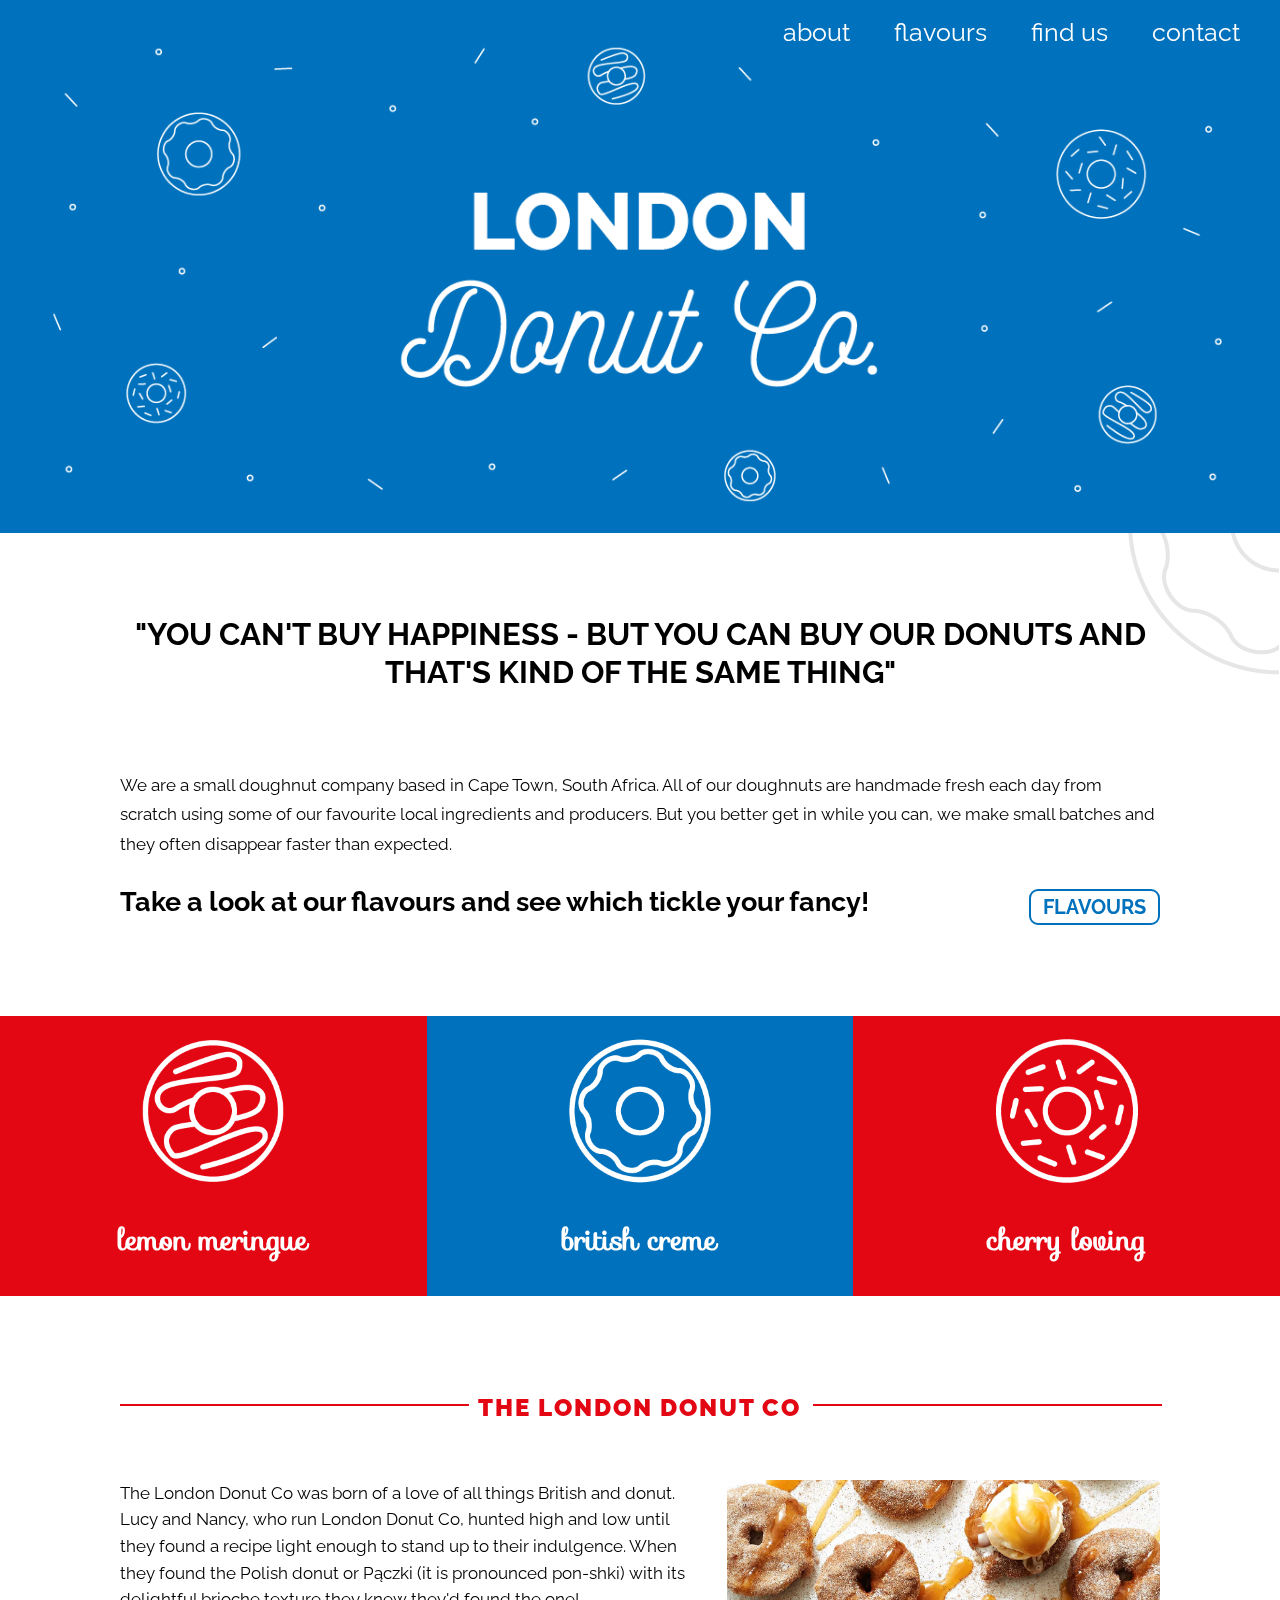
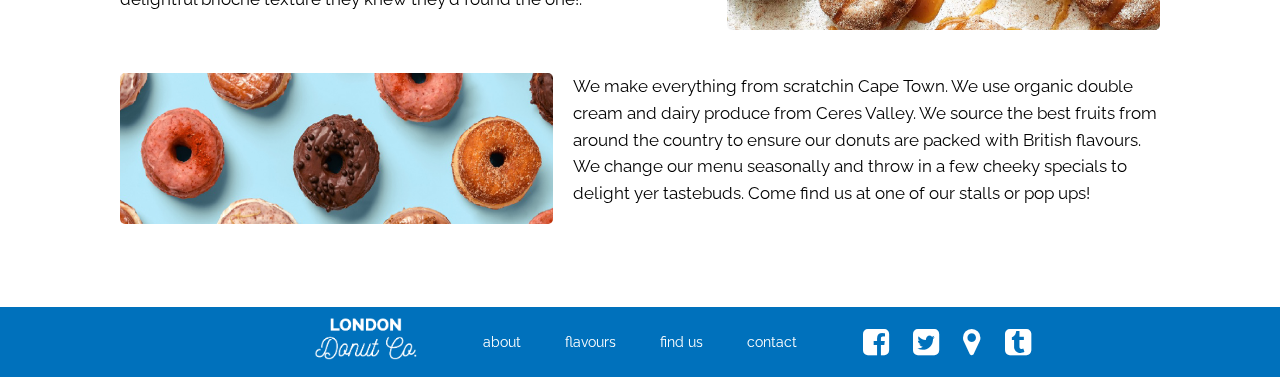
<file: index.html>
<!DOCTYPE html>
<html lang="en">
<head>
		<meta charset="utf-8">
		<meta name="viewport" content="width=device-width, initial-scale=1.0">
		<meta name="description" content="london donut company">
		<meta name="keywords" content="donut, doughnut, london, company, restaurant, food, cape town, south africa, british">
		<meta name="author" content="Leandra de Sousa">
		
	<title>London Donut Co</title>

	<link rel="stylesheet" type="text/css" href="css/styles.css">
			<!-- shiv -->

			<!--[if lt IE 9]>
			<script src="bower_components/html5shiv/dist/html5shiv.js"></script>
		<![endif]-->
	<link rel="shortcut icon" href="img/favicon.ico" type="image/x-icon">
	<link href="https://fonts.googleapis.com/css?family=Raleway:400,600,700,900|Sofia" rel="stylesheet">
	<link rel="stylesheet" href="icons/css/font-awesome.min.css">

</head>

<body>

	<img class="bgimage01" src="img/donut01.png"
	alt="donut pattern">
		<img class="bgimage02" src="img/donut02.png"
		alt="donut pattern">

<div class="container01">

<!-- nav -->
	<nav class="col-dk-12 hidden-mobile">
		<ul>
			<li><a href="index.html">about</a></li>
			<li><a href="flavours.html">flavours</a></li>
			<li><a href="findus.html">find us</a></li>
			<li><a href="contact.html">contact</a></li>
		</ul>
	</nav>

<!-- header -->
<!-- content images declared for each device -->
	<header class="hidden-mobile hidden-tablet header-blue">
		<img src="img/desktopbg_index.png"
		alt="logo">
	</header>

		<header class="hidden-desktop hidden-tablet header-blue">

			<div class="hamMenu-button" onclick="toggleMenu()"> 
				<center>
					<div class="hamMenu-icon"><i class="fa fa-bars" aria-hidden="true"></i></div>
				</center>
			</div>

				<div class="hamMenu"> 
				<ul>
					<li><a href="index.html">about</a></li>
					<li><a href="flavours.html">flavours</a></li>
					<li><a href="findus.html">find us</a></li>
					<li><a href="contact.html">contact</a></li>
				</ul>
				</div>

			<img src="img/mobilebg_index.png"
				alt="logo">
		</header>

			<header class="hidden-mobile hidden-desktop header-blue">
				<img src="img/tabletbg_index.png"
				alt="logo">
			</header>

<!-- intro -->
	<article class="col-dk-12 col-md-12 col-sm-12 banner01">
		<h1>"you can't buy happiness - but you can buy our donuts and that's kind of the same thing"</h1>
	</article>

	<div class="col-dk-12 intro01">
		<p>We are a small doughnut company based in Cape Town, South Africa. All of our doughnuts are handmade fresh each day from scratch using some of our favourite local ingredients and producers. But you better get in while you can, we make small batches and they often disappear faster than expected.</p>
			<div class="intro01-calltoaction">
				<h2>Take a look at our flavours and see which tickle your fancy!</h2>
				<a href="flavours.html">flavours</a>
			</div>
	</div>

<!-- content -->
	<div class="clearfix"></div>
	<main class="indexdonutad">
		<article class="col-dk-4 col-md-4 col-sm-12 index-ad01 tall-280">
			<img src="img/donutone.png">
			<h1>lemon meringue</h1>
		</article>

		<article class="col-dk-4 col-md-4 col-sm-12 index-ad02 tall-280">
			<img src="img/donuttwo.png">
			<h1>british creme</h1>
		</article>

		<article class="col-dk-4 col-md-4 col-sm-12 index-ad03 tall-280">
			<img src="img/donutthree.png">
			<h1>cherry loving</h1>
		</article>
	</main>


	<article class="index-story">

		<div class="col-dk-4 col-md-3 col-sm-12 hidden-mobile"><hr></div>
		<div class="col-dk-4 col-md-6 col-sm-12"><h3>the london donut co</h3></div>
		<div class="col-dk-4 col-md-3 col-sm-12 hidden-mobile"><hr></div>

		<div class="col-dk-12 col-md-12 col-sm-12 hidden-mobile gap01"></div>

		<div class="col-dk-7 col-md-12 col-sm-12 padding-r padding-po"><p>The London Donut Co was born of a love of all things British and donut. Lucy and Nancy, who run London Donut Co, hunted high and low until they found a recipe light enough to stand up to their indulgence. When they found the Polish donut or Pączki (it is pronounced pon-shki) with its delightful brioche texture they knew they'd found the one!.</p></div>

		<div class="col-dk-5 col-md-12 col-sm-12"><img src="img/image01.jpg"></div>
		<div class="col-dk-12 col-md-12 col-sm-12 gap01"></div>
		<div class="col-dk-5 col-md-12 col-sm-12"><img src="img/image02.jpg"></div>

		<div class="col-dk-7 col-md-12 col-sm-12 padding-l padding-ex"><p>We make everything from scratchin Cape Town. We use organic double cream and dairy produce from Ceres Valley. We source the best fruits from around the country to ensure our donuts are packed with British flavours. We change our menu seasonally and throw in a few cheeky specials to delight yer tastebuds. Come find us at one of our stalls or pop ups!</p></div>
		<div class="col-dk-12 col-md-12 col-sm-12 gap02"></div>

	</article>

	<div class="clearfix"></div>
<!-- footer -->
	<footer class="col-dk-12 col-md-12 col-sm-12 flex-index">
		<div class="col-dk-4 col-md-6 hidden-mobile hidden-tablet footer01">
		<img src="img/logo02.png"
		alt="logo">
		</div>

		<div class="col-dk-4 col-md-6 col-sm-12 footer02"><ul>
			<li><a href="index.html">about</a></li>
			<li><a href="flavours.html">flavours</a></li>
			<li><a href="findus.html">find us</a></li>
			<li><a href="contact.html">contact</a></li>
		</ul></div>

		<div class="col-dk-4 col-md-4 hidden-mobile hidden-tablet footer03">
			<a href="index.html"><i class="fa fa-facebook-square" aria-hidden="true"></i></a>
			<a href="index.html"><i class="fa fa-twitter-square" aria-hidden="true"></i></a>
			<a href="index.html"><i class="fa fa-map-marker" aria-hidden="true"></i></a>
			<a href="index.html"><i class="fa fa-tumblr-square" aria-hidden="true"></i></a>
		</div>
	</footer>



</div>	

</body>

<script>
    var toggleState = true;
    var menuThg = document.getElementsByClassName("hamMenu")[0];
    
    function toggleMenu () {
        
        if (toggleState == true) {
            Expand();
            
            
        }else if (toggleState ==false) {
            Close();
    
        }
    }
    
    function Close () {
        menuThg.style.width = "0";
        menuThg.style.height = "0";
        toggleState = true;
    }
    
    function Expand () {
        menuThg.style.width = "100%";
        menuThg.style.height = "35vh";
        toggleState = false;
    }
    
</script>

</html>
</file>
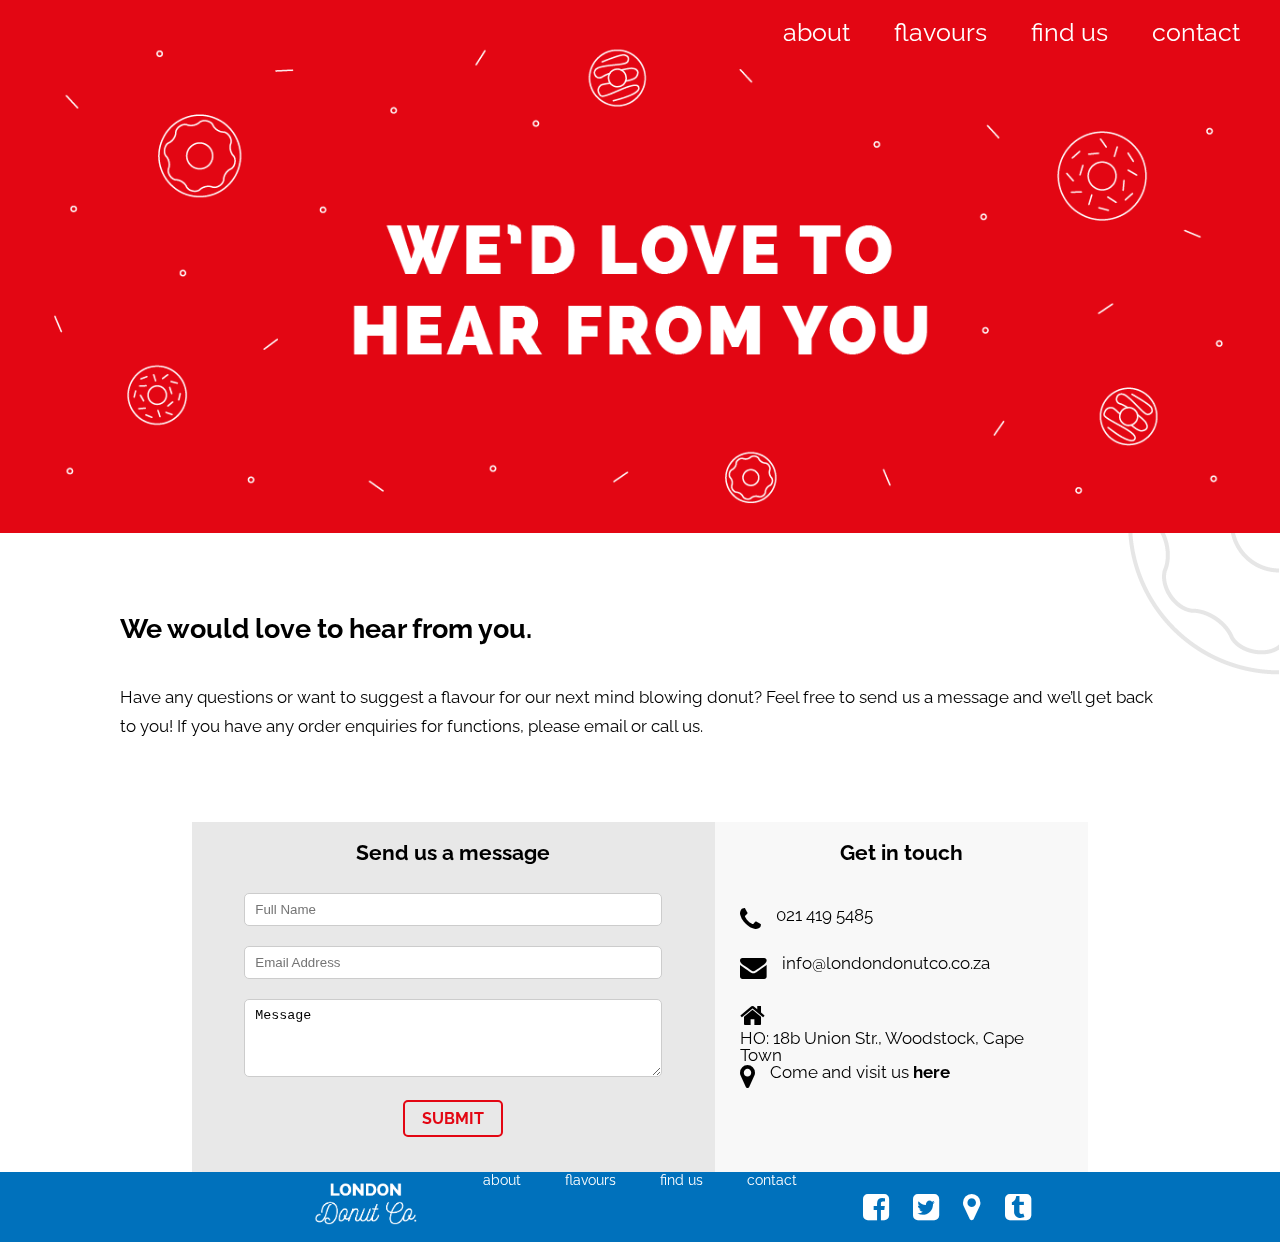
<file: contact.html>
<!DOCTYPE html>
<html lang="en">
<head>
		<meta charset="utf-8">
		<meta name="viewport" content="width=device-width, initial-scale=1.0">
		<meta name="description" content="london donut company">
		<meta name="keywords" content="donut, doughnut, london, company, restaurant, food, cape town, south africa, british">
		<meta name="author" content="Leandra de Sousa">
		
	<title>Contact</title>

	<link rel="stylesheet" type="text/css" href="css/styles.css">
			<!-- shiv -->

			<!--[if lt IE 9]>
			<script src="bower_components/html5shiv/dist/html5shiv.js"></script>
		<![endif]-->
	<link rel="shortcut icon" href="img/favicon.ico" type="image/x-icon">
	<link href="https://fonts.googleapis.com/css?family=Raleway:400,600,700,900|Sofia" rel="stylesheet">
	<link rel="stylesheet" href="icons/css/font-awesome.min.css">
</head>

<body>
	<img class="bgimage01" src="img/donut01.png"
	alt="donut pattern">
		<img class="bgimage02" src="img/donut02.png"
		alt="donut pattern">

<div class="container01">
<!-- nav -->
	<nav class="col-dk-12 hidden-mobile alt-red">
		<ul>
			<li><a href="index.html">about</a></li>
			<li><a href="flavours.html">flavours</a></li>
			<li><a href="findus.html">find us</a></li>
			<li><a href="contact.html">contact</a></li>
		</ul>
	</nav>

<!-- header -->
<!-- content images declared for each device -->
	<header class="hidden-mobile hidden-tablet header-red">
		<img src="img/desktopbg_contact.png"
		alt="logo">
	</header>

		<header class="hidden-desktop hidden-tablet header-red">

			<div class="hamMenu-button red-b" onclick="toggleMenu()"> 
				<center>
				<div class="hamMenu-icon red-i"><i class="fa fa-bars" aria-hidden="true"></i></div>
				</center>
			</div>

				<div class="hamMenu red-m"> 
				<ul>
					<li><a href="index.html">about</a></li>
					<li><a href="flavours.html">flavours</a></li>
					<li><a href="findus.html">find us</a></li>
					<li><a href="contact.html">contact</a></li>
				</ul>
				</div>

			<img src="img/mobilebg_contact.png"
				alt="logo">
		</header>

			<header class="hidden-mobile hidden-desktop header-red">
				<img src="img/tabletbg_contact.png"
				alt="logo">
			</header>

<!-- intro -->
	<div class="col-dk-12 intro03">
		<h2>We would love to hear from you.</h2>
		<p>Have any questions or want to suggest a flavour for our next mind blowing donut? Feel free to send us a message and we’ll get back to you! If you have any order enquiries for functions, please email or call us.</p>
	</div>
	
<!-- content -->
	
	<main class="contact-main">
	<section class="col-dkl-7 col-dk-7 col-md-12 col-sm-12 message">
		<h1>Send us a message</h1>
		<form action="contact.php">
			<input type="text" name="firstname" placeholder="Full Name">
			<br>
			<input type="text" name="lastname" placeholder="Email Address">
			<br>
			<textarea name="message" rows="4" cols="30">Message</textarea>
			<br>
			<input type="submit">
		</form> 
	</section>
	<section class="col-dkl-5 col-dk-5 col-md-12 col-sm-12 details">
		<h1>Get in touch</h1> 
			<div class="deets">
			<i class="fa fa-phone" aria-hidden="true"></i>
			<p>021 419 5485</p>
			</div>
			<div class="deets">
			<i class="fa fa-envelope" aria-hidden="true"></i>
			<p>info@londondonutco.co.za</p>
			</div>
			<div class="deets">
			<i class="fa fa-home" aria-hidden="true"></i>
			<p>HO: 18b Union Str., Woodstock, Cape Town</p>
			</div>
			<div class="deets">
			<i class="fa fa-map-marker" aria-hidden="true"></i>
			<p>Come and visit us <a href="findus.html">here</a></p>
			</div>
	</section>
	</main>
	

<!-- footer -->
	<footer class="col-dk-12 col-md-12 col-sm-12 flex-index01 ">
		<div class="col-dk-4 col-md-6 hidden-mobile hidden-tablet footer01">
		<img src="img/logo02.png"
		alt="logo">
		</div>

		<div class="col-dk-4 col-md-6 col-sm-12 footer02"><ul>
			<li><a href="index.html">about</a></li>
			<li><a href="flavours.html">flavours</a></li>
			<li><a href="findus.html">find us</a></li>
			<li><a href="contact.html">contact</a></li>
		</ul></div>

		<div class="col-dk-4 col-md-4 hidden-mobile hidden-tablet footer03">
			<a href="index.html"><i class="fa fa-facebook-square" aria-hidden="true"></i></a>
			<a href="index.html"><i class="fa fa-twitter-square" aria-hidden="true"></i></a>
			<a href="index.html"><i class="fa fa-map-marker" aria-hidden="true"></i></a>
			<a href="index.html"><i class="fa fa-tumblr-square" aria-hidden="true"></i></a>
		</div>
	</footer>



</div>
</body>

<script>
    var toggleState = true;
    var menuThg = document.getElementsByClassName("hamMenu")[0];
    
    function toggleMenu () {
        
        if (toggleState == true) {
            Expand();
            
            
        }else if (toggleState ==false) {
            Close();
    
        }
    }
    
    function Close () {
        menuThg.style.width = "0";
        menuThg.style.height = "0";
        toggleState = true;
    }
    
    function Expand () {
        menuThg.style.width = "100%";
        menuThg.style.height = "35vh";
  

        toggleState = false;
    }
    
</script>

</html>
</file>
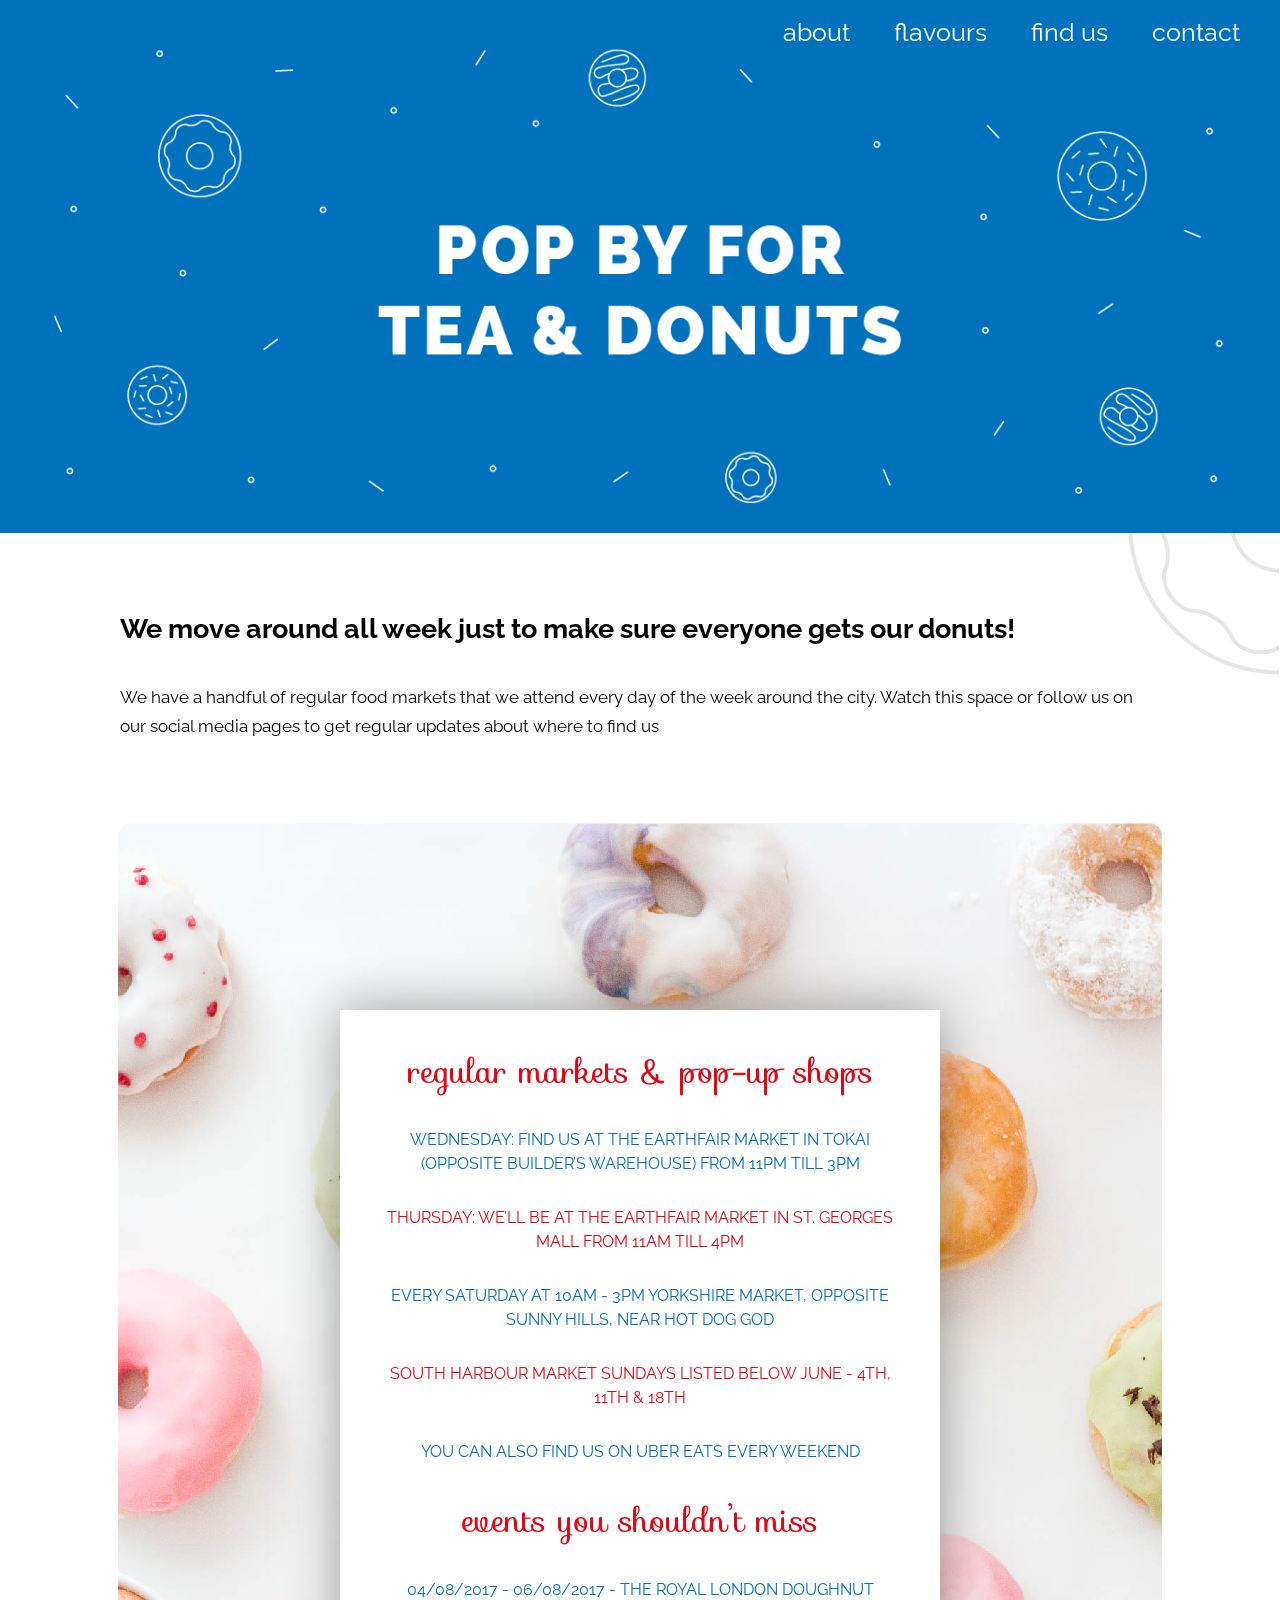
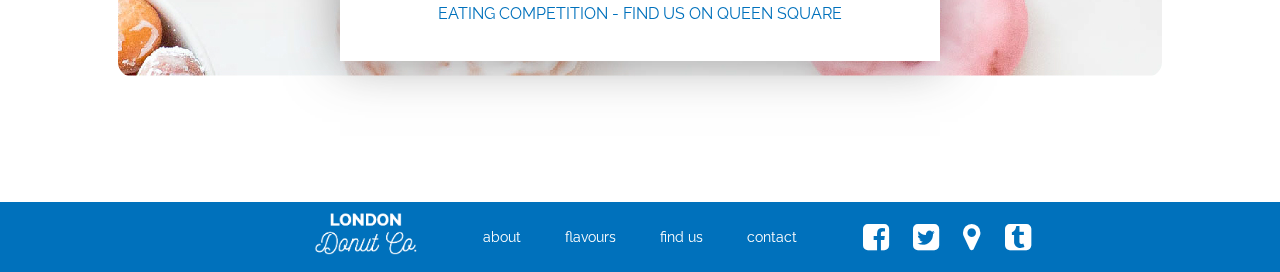
<file: findus.html>
<!DOCTYPE html>
<html lang="en">
<head>
		<meta charset="utf-8">
		<meta name="viewport" content="width=device-width, initial-scale=1.0">
		<meta name="description" content="london donut company">
		<meta name="keywords" content="donut, doughnut, london, company, restaurant, food, cape town, south africa, british">
		<meta name="author" content="Leandra de Sousa">
		
	<title>Find Us</title>

	<link rel="stylesheet" type="text/css" href="css/styles.css">
			<!-- shiv -->

			<!--[if lt IE 9]>
			<script src="bower_components/html5shiv/dist/html5shiv.js"></script>
		<![endif]-->
	<link rel="shortcut icon" href="img/favicon.ico" type="image/x-icon">
	<link href="https://fonts.googleapis.com/css?family=Raleway:400,600,700,900|Sofia" rel="stylesheet">
	<link rel="stylesheet" href="icons/css/font-awesome.min.css">
</head>
<body>
	<img class="bgimage01" src="img/donut01.png"
	alt="donut pattern">
		<img class="bgimage02" src="img/donut02.png"
		alt="donut pattern">

<div class="container01">
<!-- nav -->
	<nav class="col-dk-12 hidden-mobile">
		<ul>
			<li><a href="index.html">about</a></li>
			<li><a href="flavours.html">flavours</a></li>
			<li><a href="findus.html">find us</a></li>
			<li><a href="contact.html">contact</a></li>
		</ul>
	</nav>

<!-- header -->
<!-- content images declared for each device -->
	<header class="hidden-mobile hidden-tablet header-blue">
		<img src="img/desktopbg_findus.png"
		alt="logo">
	</header>

		<header class="hidden-desktop hidden-tablet header-blue">

			<div class="hamMenu-button" onclick="toggleMenu()"> 
				<center>
				<div class="hamMenu-icon"><i class="fa fa-bars" aria-hidden="true"></i></div>
				</center>
			</div>

				<div class="hamMenu"> 
				<ul>
					<li><a href="index.html">about</a></li>
					<li><a href="flavours.html">flavours</a></li>
					<li><a href="findus.html">find us</a></li>
					<li><a href="contact.html">contact</a></li>
				</ul>
				</div>

			<img src="img/mobilebg_findus.png"
				alt="logo">
		</header>

			<header class="hidden-mobile hidden-desktop header-blue">
				<img src="img/tabletbg_findus.png"
				alt="logo">
			</header>

<!-- intro -->
	<div class="col-dk-12 intro03">
		<h2>We move around all week just to make sure everyone gets our donuts!</h2>
		<p>We have a handful of regular food markets that we attend every day of the week around the city. Watch this space or follow us on our social media pages to get regular updates about where to find us</p>
	</div>

	<article class="col-dk-12 col-md-12 col-sm-12 findus-bg">
		<img class="center-align" src="img/desktop-findus.jpg" alt="donuts on display">
	</article>

	<section class="article-bg">
		<div class="finduslist">
			<h3>regular markets &amp; pop-up shops</h3>
				<h4>WEDNESDAY: FIND US AT THE EARTHFAIR MARKET IN TOKAI (OPPOSITE BUILDER’S WAREHOUSE) FROM 11PM TILL 3PM</h4>
				<h4>THURSDAY: WE’LL BE AT THE EARTHFAIR MARKET IN ST. GEORGES MALL FROM 11AM TILL 4PM</h4>
				<h4>EVERY SATURDAY AT 10AM - 3PM YORKSHIRE MARKET, OPPOSITE SUNNY HILLS, NEAR HOT DOG GOD</h4>
				<h4>SOUTH HARBOUR MARKET SUNDAYS LISTED BELOW JUNE - 4TH, 11TH &amp; 18TH</h4>
				<h4>YOU CAN ALSO FIND US ON UBER EATS EVERY WEEKEND</h4>
			<h3>events you shouldn’t miss</h3>
				<h4>04/08/2017 - 06/08/2017 - THE ROYAL LONDON DOUGHNUT EATING COMPETITION - FIND US ON QUEEN SQUARE</h4>
		</div>
	</section>

	

	
	
<!-- content -->


<!-- footer -->
	<footer class="col-dk-12 col-md-12 col-sm-12 flex-index">
		<div class="col-dk-4 col-md-6 hidden-mobile hidden-tablet footer01">
		<img src="img/logo02.png"
		alt="logo">
		</div>

		<div class="col-dk-4 col-md-6 col-sm-12 footer02"><ul>
			<li><a href="index.html">about</a></li>
			<li><a href="flavours.html">flavours</a></li>
			<li><a href="findus.html">find us</a></li>
			<li><a href="contact.html">contact</a></li>
		</ul></div>

		<div class="col-dk-4 col-md-4 hidden-mobile hidden-tablet footer03">
			<a href="index.html"><i class="fa fa-facebook-square" aria-hidden="true"></i></a>
			<a href="index.html"><i class="fa fa-twitter-square" aria-hidden="true"></i></a>
			<a href="index.html"><i class="fa fa-map-marker" aria-hidden="true"></i></a>
			<a href="index.html"><i class="fa fa-tumblr-square" aria-hidden="true"></i></a>
		</div>
	</footer>



</div>
</body>

<script>
    var toggleState = true;
    var menuThg = document.getElementsByClassName("hamMenu")[0];
    
    function toggleMenu () {
        
        if (toggleState == true) {
            Expand();
            
            
        }else if (toggleState ==false) {
            Close();
    
        }
    }
    
    function Close () {
        menuThg.style.width = "0";
        menuThg.style.height = "0";
        toggleState = true;
    }
    
    function Expand () {
        menuThg.style.width = "100%";
        menuThg.style.height = "35vh";
  

        toggleState = false;
    }
    
</script>

</html>
</file>
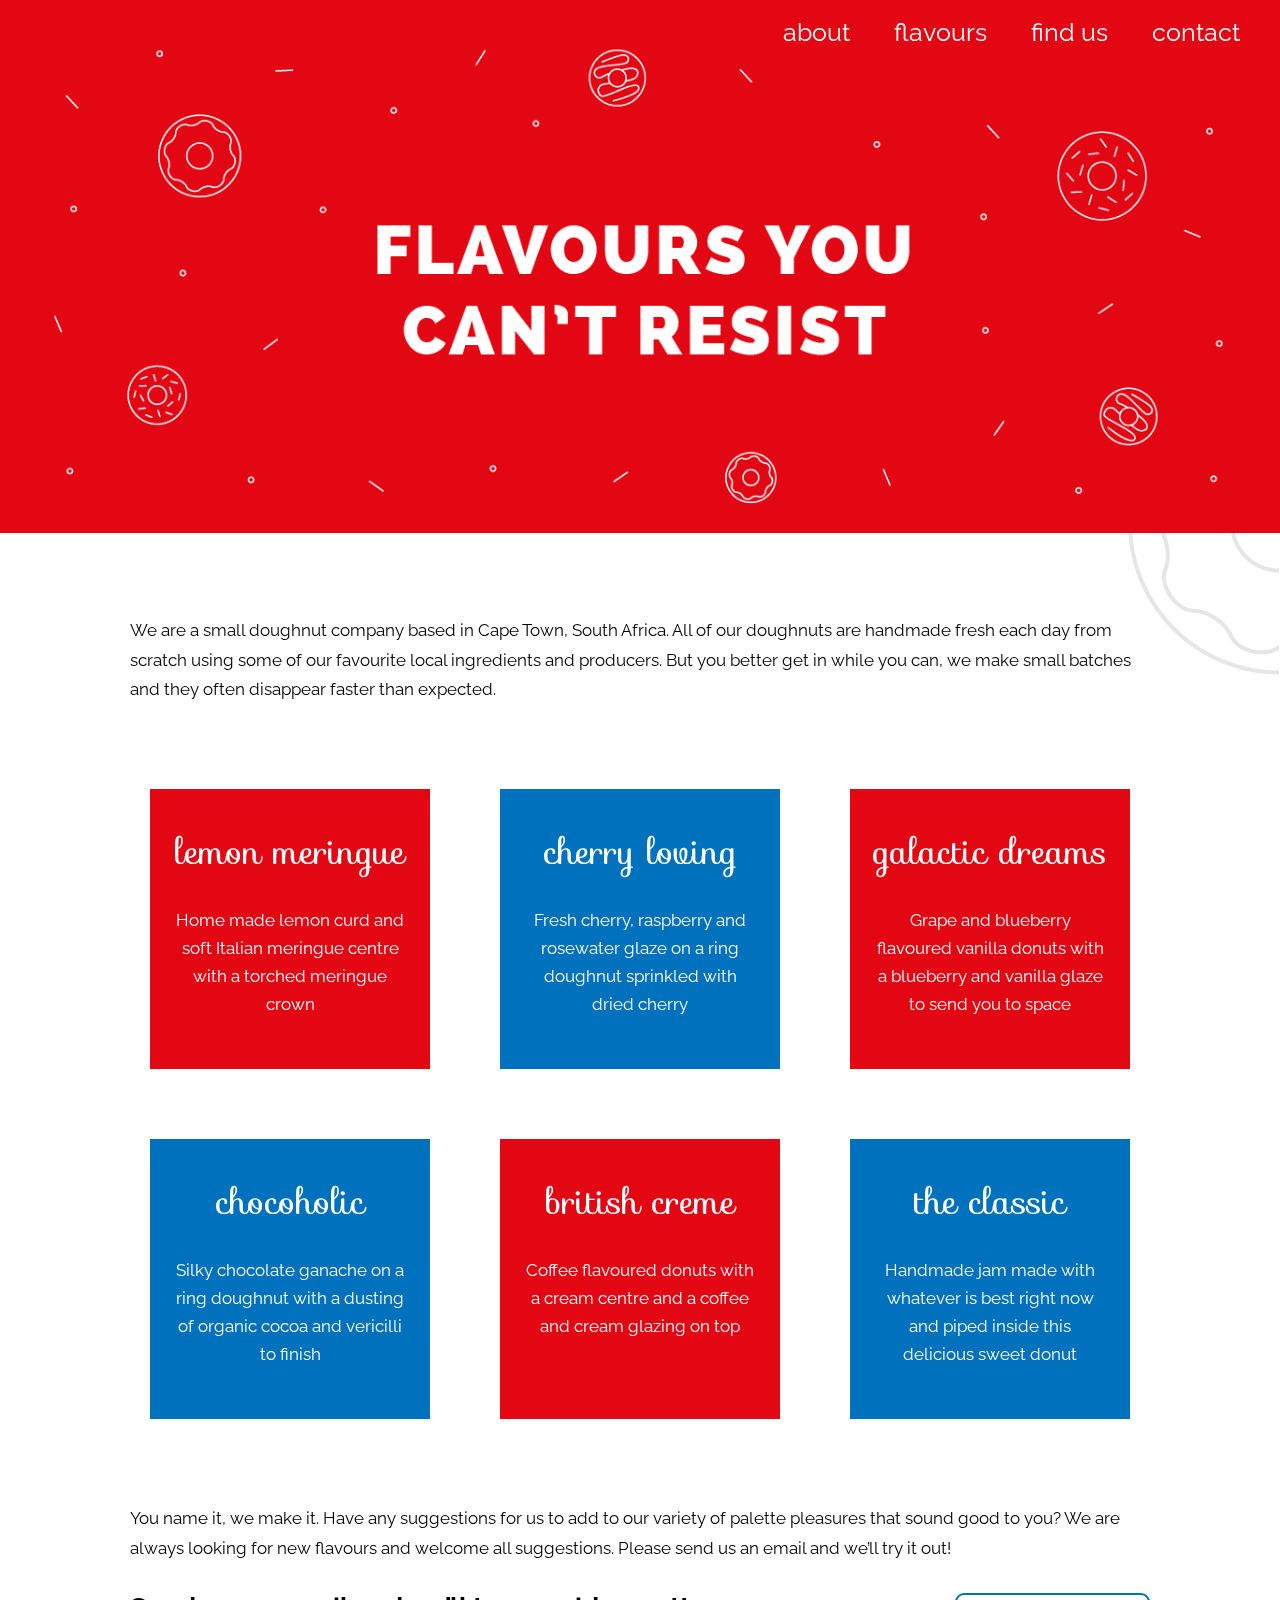
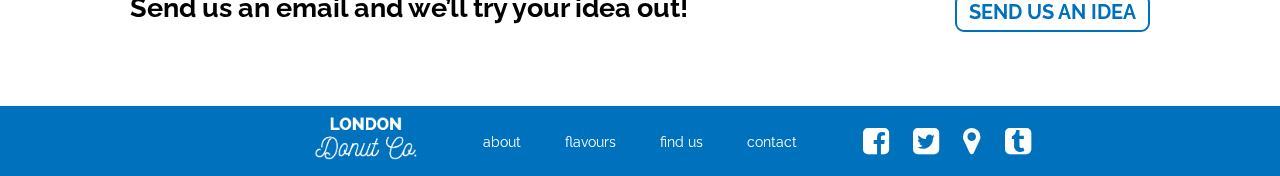
<file: flavours.html>
<!DOCTYPE html>
<html lang="en">
<head>
		<meta charset="utf-8">
		<meta name="viewport" content="width=device-width, initial-scale=1.0">
		<meta name="description" content="london donut company">
		<meta name="keywords" content="donut, doughnut, london, company, restaurant, food, cape town, south africa, british">
		<meta name="author" content="Leandra de Sousa">
		
	<title>Flavours</title>

	<link rel="stylesheet" type="text/css" href="css/styles.css">
			<!-- shiv -->

			<!--[if lt IE 9]>
			<script src="bower_components/html5shiv/dist/html5shiv.js"></script>
		<![endif]-->
	<link rel="shortcut icon" href="img/favicon.ico" type="image/x-icon">
	<link href="https://fonts.googleapis.com/css?family=Raleway:400,600,700,900|Sofia" rel="stylesheet">
	<link rel="stylesheet" href="icons/css/font-awesome.min.css">
</head>

<body>
	<img class="bgimage01" src="img/donut01.png"
	alt="donut pattern">
		<img class="bgimage02" src="img/donut02.png"
		alt="donut pattern">

<div class="container01">
<!-- nav -->
	<nav class="col-dk-12 hidden-mobile alt-red">
		<ul>
			<li><a href="index.html">about</a></li>
			<li><a href="flavours.html">flavours</a></li>
			<li><a href="findus.html">find us</a></li>
			<li><a href="contact.html">contact</a></li>
		</ul>
	</nav>

<!-- header -->
<!-- content images declared for each device -->
	<header class="hidden-mobile hidden-tablet header-red">
		<img src="img/desktopbg_flavours.png"
		alt="logo">
	</header>

		<header class="hidden-desktop hidden-tablet header-red">

			<div class="hamMenu-button red-b" onclick="toggleMenu()"> 
				<center>
				<div class="hamMenu-icon red-i"><i class="fa fa-bars" aria-hidden="true"></i></div>
				</center>
			</div>

				<div class="hamMenu red-m"> 
				<ul>
					<li><a href="index.html">about</a></li>
					<li><a href="flavours.html">flavours</a></li>
					<li><a href="findus.html">find us</a></li>
					<li><a href="contact.html">contact</a></li>
				</ul>
				</div>

			<img src="img/mobilebg_flavours.png"
				alt="logo">
		</header>

			<header class="hidden-mobile hidden-desktop header-red">
				<img src="img/tabletbg_flavour.png"
				alt="logo">
			</header>

<!-- intro -->
	<div class="col-dk-12 intro02">
		<h1>We are a small doughnut company based in Cape Town, South Africa. All of our doughnuts are handmade fresh each day from scratch using some of our favourite local ingredients and producers. But you better get in while you can, we make small batches and they often disappear faster than expected.</h1>
		</div>
	

<!-- content -->
	<div class="clearfix"></div>
	<main class="menu">
		<div class="menu-red">
			<h1>lemon meringue</h1>
			<p>Home made lemon curd and soft Italian meringue centre with a torched meringue crown</p>
		</div>

		<div class="menu-blue">
			<h1>cherry loving</h1>
			<p>Fresh cherry, raspberry and rosewater glaze on a ring doughnut sprinkled with dried cherry</p>
		</div>

		<div class="menu-red">
			<h1>galactic dreams</h1>
			<p>Grape and blueberry flavoured vanilla donuts with a blueberry and vanilla glaze to send you to space</p>
		</div>

		<div class="menu-blue">
			<h1>chocoholic</h1>
			<p>Silky chocolate ganache on a ring doughnut with a dusting of organic cocoa and vericilli to finish</p>
		</div>

		<div class="menu-red">
			<h1>british creme</h1>
			<p>Coffee flavoured donuts with a cream centre and a coffee and cream glazing on top</p>
		</div>

		<div class="menu-blue">
			<h1>the classic</h1>
			<p>Handmade jam made with whatever is best right now and piped inside this delicious sweet donut</p>
		</div>
		<div class="clearfix"></div>
	</main>

	<article class="col-dk-12 suggestions">
		<p>You name it, we make it. Have any suggestions for us to add to our variety of palette pleasures that sound good to you? We are always looking for new flavours and welcome all suggestions. Please send us an email and we’ll try it out!</p>
		<div class="email-us">
				<h2>Send us an email and we’ll try your idea out!</h2>
				<a href="contact.html">send us an idea</a>
			</div>
	</article>

	<div class="clearfix"></div>

<!-- footer -->
	<footer class="col-dk-12 col-md-12 col-sm-12 flex-index">
		<div class="col-dk-4 col-md-6 hidden-mobile hidden-tablet footer01">
		<img src="img/logo02.png"
		alt="logo">
		</div>

		<div class="col-dk-4 col-md-6 col-sm-12 footer02"><ul>
			<li><a href="index.html">about</a></li>
			<li><a href="flavours.html">flavours</a></li>
			<li><a href="findus.html">find us</a></li>
			<li><a href="contact.html">contact</a></li>
		</ul></div>

		<div class="col-dk-4 col-md-4 hidden-mobile hidden-tablet footer03">
			<a href="index.html"><i class="fa fa-facebook-square" aria-hidden="true"></i></a>
			<a href="index.html"><i class="fa fa-twitter-square" aria-hidden="true"></i></a>
			<a href="index.html"><i class="fa fa-map-marker" aria-hidden="true"></i></a>
			<a href="index.html"><i class="fa fa-tumblr-square" aria-hidden="true"></i></a>
		</div>
	</footer>



</div>
</body>

<script>
    var toggleState = true;
    var menuThg = document.getElementsByClassName("hamMenu")[0];
    
    function toggleMenu () {
        
        if (toggleState == true) {
            Expand();
            
            
        }else if (toggleState ==false) {
            Close();
    
        }
    }
    
    function Close () {
        menuThg.style.width = "0";
        menuThg.style.height = "0";
        toggleState = true;
    }
    
    function Expand () {
        menuThg.style.width = "100%";
        menuThg.style.height = "35vh";
  

        toggleState = false;
    }
    
</script>

</html>
</file>
<file: css/styles.css>
/* http://meyerweb.com/eric/tools/css/reset/ 
   v2.0 | 20110126
   License: none (public domain)
*/

html, body, div, span, applet, object, iframe,
h1, h2, h3, h4, h5, h6, blockquote, pre,
a, abbr, acronym, address, p, big, cite, code,
del, dfn, em, img, ins, kbd, q, s, samp,
small, strike, strong, sub, sup, tt, var,
b, u, i,
dl, dt, dd, ol, ul, li,
fieldset, form, label, legend,
table, caption, tbody, tfoot, thead, tr, th, td,
article, aside, canvas, details, embed, 
figure, figcaption, footer, header, hgroup, 
menu, nav, output, ruby, section, summary,
time, mark, audio, video {
	margin: 0;
	padding: 0;
	border: 0;
	font: inherit;
	vertical-align: baseline;
}
/* HTML5 display-role reset for older browsers */
article, aside, details, figcaption, figure, 
footer, header, hgroup, menu, nav, section {
	display: block;
}
body {
	line-height: 1;
}
ol, ul {
	list-style: none;
}
blockquote, q {
	quotes: none;
}
blockquote:before, blockquote:after,
q:before, q:after {
	content: '';
	content: none;
}
table {
	border-collapse: collapse;
	border-spacing: 0;
}


/* end of Reset */



/* my code starts here */


body {
	width: 100%;
	margin: 0;
	position: relative;
}

.bgimage01 {
	z-index: 1;
	position: fixed;
	top: 60px;
	left: 0px;
}

.bgimage02 {
	z-index: 2;
	position: fixed;
	top: 300px;
	right: 0;
}

.container01 {
	z-index: 20;
	max-width: 100%;
	position: relative;
	overflow: hidden;
	margin: 0;
	font-family: 'Raleway', helvetica, arial, sans-serif; 
}

/* ----- nav for mobile -----*/
	.hamMenu {
		overflow: hidden;
		position: absolute;
		right:0;
		background-color: #F8F8F8;
		height: 0;
		width: 0;
		float: right;
		transition: all 0.5s ease;
	}


	.hamMenu ul li {
		display: block;
		width: 100%;
		height: 25px;
		text-align: center;
	}

		.hamMenu li a {
			font-family: 'Raleway', helvetica, arial, sans-serif;
			font-size: 20pt; 
			color: #0071bc;
			line-height: 30pt;
			text-decoration: none;
			border: none;
			text-transform: none;
		}

		.hamMenu li {
			line-height: 30pt;
			padding: 10px 0px;
		}

		.hamMenu ul {
			padding: 16px 0;
		}

	.hamMenu-icon {
		float: right;
		color: #0071bc;
		padding: 20px 20px 0 0;
		font-size: 25pt;
		height: 30px;
		width: 30px;
		margin: 0 auto;
	}

	.hamMenu-button {
		background-color: #F8F8F8;
		position: absolute;
		right: 0vw;
		width: 75px;
		height: 75px;
		z-index: 1000000;
	}

	.red-i {
		color: #e30613;
	}

	.red-m li a {
		color: #e30613;
	}


/* ----- nav for desktop and tablet -----*/
nav {
	position: absolute;
	top: 0px;
	left: 0px;
}

	nav ul {
		list-style-type: none;
		margin: 0;
		padding: 0;
		overflow: hidden;
		float: right;
		padding: 20px;
	}

		nav li {
			display: inline;
			padding: 20px;
		}

		nav li a {
			text-decoration: none;
			color: white;
			text-align: right;
			font-size: 25px;
			transition: all 0.2s ease-in;
		}

			nav li a:active {
				font-weight: 700;
				text-decoration: underline;
			}

			nav li a:hover {
				color: #e30613;
				transition: all 0.4s ease-out;
			}

.alt-red li a:hover {
				color: #0071bc;
				transition: all 0.4s ease-out;
			}

/* ----- headers ----- */
.header-blue {
	width: 100%;
	margin: 0;
}

	.header-blue img {
		width: 100%;
		background-color: #0071bc;
	}

.header-red {
	width: 100%;
	margin: 0;
}

	.header-red img {
		width: 100%;
		background-color: #e30613;
	}

/* ----- footer ----- */
footer {
	width: 100%;
	height: 70px;
	background-color: #0071bc;
	padding: 80px 0 0 0;
}

footer img {
	width: 24%;
	padding: 10px;
	float: right;
}

footer ul {
	text-decoration: none;
	display: inline;
	list-style-type: none;
	margin: 0;
	overflow: hidden;
	padding: 10px;
}

footer li {
	display: inline;
	padding: 20px;
	font-family: 'Raleway', helvetica, arial, sans-serif;
}

footer li a {
	text-decoration: none;
	color: white;
	font-size: 14px;
}

footer li a:hover {
	color: #e30613;
	transition: all 0.4s ease-out;
}
	.footer01 {
		align-self: right;
		width: 33.33%;
	}

	.footer02 {
		float: none;
		margin: 0 auto;
		text-align: center;
		align-self: center;
		width: 33.33%;
	}

	.footer03 {
		align-self: left;
		width: 33.33%;
	}

.footer03 i {
	font-size: 23pt;
	color: white;
	padding: 20px 10px;
	display: inline-block;
}



/* ---------- index ---------- */
/* ----- intro index ----- */
.banner01 h1 {
	font-size: 23pt;
	font-weight: 900;
	text-align: center;
	padding: 80px 130px;
	text-transform: uppercase;
	font-weight: 700;
	line-height: 28pt;
	}

.intro01 p {
	text-align: left;
	font-size: 13pt;
	line-height: 22pt;
}

.intro01-calltoaction {
	padding: 30px 0 80px 0;
}

	.intro01-calltoaction h2 {
		text-align: left;
		font-size: 20pt;
		font-weight: 700;
		display: inline;
		padding: 15px 0;
	}

	.intro01-calltoaction a {
		display: inline;
		float: right;
		background-color: transparent;
	    border: none;
	    color: #0071bc;
	    text-transform: uppercase;
	    padding: 6px 12px;
	    text-align: center;
	    text-decoration: none;
	    font-size: 20px;
	    border: 2px solid #0071bc;
	    border-radius: 9px;
	    font-family: 'Raleway', helvetica, arial, sans-serif; 
	  	font-weight: 700;
	  	transition: all 0.5s ease-out;
	}

		.intro01-calltoaction a:hover {
			color: #e30613;
			border: 2px solid #e30613;
			border-radius: 0px;
			transition: all 0.5s ease-in;
		}

.intro01.col-dk-12 {
	padding: 0px 120px 20px 120px;
}


/* ----- content index ----- */
.clearfix {
	clear: both;
}

.indexdonutad {
	display: flex;
	flex-direction: row;
	flex-wrap: wrap;
	justify-content: space-around;
	align-self: center;
}

	.indexdonutad img {
	 	width: 150px;
	 	height: 150px;
	 	align-self: center;
	 	padding: 20px;
	 	display: block;
	 	margin: 0 auto;
	}

	.indexdonutad h1 {
			font-size: 17pt;
			font-weight: 700;
			text-align: center;
			font-family: 'Sofia', cursive;
			font-size: 22pt;
			color: white;
			padding: 20px;
	}

.index-ad01, .index-ad03 {
	background-color: #e30613;
	width: 100%;
	height: auto;
	align-self: center;
}

	.index-ad02 {
		background-color: #0071bc;
		width: 100%;
		height: auto;
		align-self: center;
	}

.index-story {
	padding: 100px 120px 100px 120px;
}

.index-story hr {
	width: 100%;
	border: 1.5px solid #e30613;
	display: block;
}

.index-story h3 {
	text-align: center;
	margin: 0 auto;
	font-size: 18pt;
	letter-spacing: 1.5pt;
	color: #e30613;
	display: block;
	text-transform: uppercase;
	font-weight: 900;
	padding-bottom: 20px;
}

.gap01 {
	height: 40px;
	color: transparent;
}

.gap02 {
	height: 80px;
	color: transparent;
}

.index-story p {
	font-size: 12.5pt;
	line-height: 20pt;
}

.index-story img {
	width: 100%; 
	border-radius: 5px;
}

.padding-r {
	padding: 0 40px 0 0;
}

.padding-l {
	padding: 0 0 0 40px;
}

.flex-index {
	display: flex;
	flex-direction: row;
	flex-wrap: wrap;
	justify-content: space-around;

}



/* ---------- flavours ---------- */
/* ----- intro flavours ----- */
.header-red {
	width: 100%;
	margin: 0;
}

	.header-red img {
		width: 100%;
		background-color: #e30613;
	}

.intro02 h1 {
	text-align: left;
	font-size: 13pt;
	line-height: 22pt;
}

.intro02.col-dk-12 {
	padding: 80px 130px 50px 130px;
	}


/* ----- content flavours page ----- */
.menu {
	display: flex;
	flex-direction: row;
	flex-wrap: wrap;
	justify-content: center;
	color: white;
}

	.menu-red, .menu-blue {
		width: 300px;
		height: 300px;
		align-self: center;
		text-align: center;
		margin: 50px;
	}

		.menu-red {
			background-color: #e30613;
		}

		.menu-blue {
			background-color: #0071bc;
		}

.menu h1 {
	font-family: 'Sofia', cursive;
	font-size: 26pt;
	line-height: 35pt;
	padding: 40px 20px 20px 20px;
}

.menu p {
	font-family: 'Raleway', helvetica, arial, sans-serif;
	font-size: 13pt;
	line-height: 21pt;
	padding: 10px 23px;
}

.suggestions {
	text-align: left;
	font-size: 13pt;
	line-height: 22pt;
}

.email-us {
	padding: 30px 0;
}

.email-us h2 {
	text-align: left;
	font-size: 20pt;
	font-weight: 700;
	display: inline;
}

.suggestions.col-dk-12 {
	padding: 50px 130px 50px 130px;
}

	.email-us a {
		display: inline;
		float: right;
		background-color: transparent;
	    border: none;
	    color: #0071bc;
	    text-transform: uppercase;
	    padding: 3px 12px;
	    text-align: center;
	    text-decoration: none;
	    font-size: 20px;
	    border: 2px solid #0071bc;
	    border-radius: 9px;
	    font-family: 'Raleway', helvetica, arial, sans-serif; 
	  	font-weight: 700;
	  	transition: all 0.5s ease-out;
	}

		.email-us a:hover {
			color: #e30613;
			border: 2px solid #e30613;
			border-radius: 0px;
			transition: all 0.5s ease-in;
		}




/* ---------- find us ---------- */
/* ----- intro find us ----- */
.col-dk-12.intro03 {
	padding: 80px 120px 40px 120px;
}

.intro03 h2 {
		text-align: left;
		font-size: 20pt;
		font-weight: 700;
		display: inline;
		padding: 15px 0;
}

.intro03 p {
	padding: 40px 0;
	text-align: left;
	font-size: 13pt;
	line-height: 22pt;
}

/* ----- content find us ----- */

.center-align {
	float:none;
	margin: 0 auto;
}
.findus-bg {
	position: relative;

}
.findus-bg img {
	display: block;
	position: relative;
	border-radius: 15px;
	z-index: 9;
	margin-bottom: 125px;
}

.article-bg {
	display: block;
	position: absolute;
	width: 600px;
	top:935px;
	left:calc(50% - 300px);
	z-index: 20;
}

.finduslist { 
	display: block;
	background-color: #ffffff;
	padding:20px;
	opacity: 1;
	box-shadow: 0 0 50px rgba(66,66,66,0.5);
}

.finduslist h3 {
	opacity: 1;
	font-size: 25pt;
	font-family: 'Sofia', cursive;
	text-align: center;
	padding: 25px;
}

	.finduslist h3:nth-child(odd) {
    color: #e30613;
	}

	.finduslist h3:nth-child(even) {
	    color: #0071bc;
	}

.finduslist h4 {
	font-size: 12pt;
	line-height: 18pt;
	text-align: center;
	padding: 15px 25px;
}

	.finduslist h4:nth-child(odd) {
	    color: #e30613;
	}

	.finduslist h4:nth-child(even) {
	    color: #0071bc;
	}


/* ----- Contact ----- */
/* ----- Intro Contact ----- */
.contact-main {
	display: block;
	width: 80%;
	margin: 0 auto;
}

form {
	text-align: center;
}

.message {
	background-color: #e8e8e8;
	display: block;
	margin: 0 auto;
	height: 400px;
}

.details {
	background-color: #f8f8f8;
	display: block;
	height: 400px;
}

	.message h1, .details h1 {
		color: black;
		font-size: 16pt;
		font-weight: 700;
		text-align: center;
		padding: 35px 0 40px 0;
	}

	.message input[type=text], textarea {
		font-size: 10pt;
		color: black;
	    width: 80%;
	    margin: 0 auto;
	    display: inline;
	    padding: 8px 10px;
	    margin: 10px 25px;
	    border: 1px solid #ccc;
	    border-radius: 5px;
	    box-sizing: border-box;
	}

		.message [type=submit] {
				font-size: 12pt;
				text-transform: uppercase;
				color: #e30613;
				background-color: transparent;
			    width: 100px;
			    margin: 0 auto;
			    display: inline;
			    padding: 7px;
		    	margin: 10px 25px;
			    border: 2px solid #e30613;
			    border-radius: 5px;
			    box-sizing: border-box;
			    font-family: 'Raleway', helvetica, arial, sans-serif;
			    font-weight: 700;
		}

.details .deets {
	padding: 25px;
}

.details .deets p {
	font-size: 13pt;
	float: left;
	display: block;
}

.details .deets i {
	float: left;
	display: block;
	color: black;
	font-size: 20pt;
	padding: 0 15px 0 0;
}

.details a {
	text-decoration: none;
	color: black;
	font-weight: 700;
}



/* ----- columns structure ----- */
			.col-dk-1 {
				width: 8.33%;
				float: left;
				box-sizing: border-box;
				padding: 0;
				margin: 0;
			}

			.col-dk-2 {
				width: 16.66%;
				float: left;
				box-sizing: border-box;
				padding: 0;
				margin: 0;
			}

			.col-dk-3 {
				width: 25%;
				float: left;
				box-sizing: border-box;
				padding: 0;
				margin: 0;
			}

			.col-dk-4 {
				width: 33.33%;
				float: left;
				box-sizing: border-box;
				padding: 0;
				margin: 0;
			}

			.col-dk-5 {
				width: 41.66%;
				float: left;
				box-sizing: border-box;
				padding: 0;
				margin: 0;
			}

			.col-dk-6 {
				width: 50%;
				float: left;
				box-sizing: border-box;
				padding: 0;
				margin: 0;
			}

			.col-dk-7 {
				width: 58.33%;
				float: left;
				box-sizing: border-box;
				padding: 0;
				margin: 0;
			}

			.col-dk-8 {
				width: 66.66%;
				float: left;
				box-sizing: border-box;
				padding: 0;
				margin: 0;
			}

			.col-dk-9 {
				width: 75%;
				float: left;
				box-sizing: border-box;
				padding: 0;
				margin: 0;
			}

			.col-dk-10 {
				width: 83.33%;
				float: left;
				box-sizing: border-box;
				padding: 0;
				margin: 0;
			}

			.col-dk-11 {
				width: 91.66%;
				float: left;
				box-sizing: border-box;
				padding: 0;
				margin: 0;
			}

			.col-dk-12 {
				width: 100%;
				float: left;
				box-sizing: border-box;
				padding: 0;
				margin: 0;
			}
			.tall-280 {
				height: 280px;
			}



/* ---------- Media Queries --------- */

/* Mobile Devices */
@media screen and (min-width:180px) and (max-width:767px) {
		/* columns */
			.col-sm-1 {
				width: 8.33%;
				float: left;
				box-sizing: border-box;
				padding: 0;
				margin: 0;
			}

			.col-sm-2 {
				width: 16.66%;
				float: left;
				box-sizing: border-box;
				padding: 0;
				margin: 0;
			}

			.col-sm-3 {
				width: 25%;
				float: left;
				box-sizing: border-box;
				padding: 0;
				margin: 0;
			}

			.col-sm-4 {
				width: 33.33%;
				float: left;
				box-sizing: border-box;
				padding: 0;
				margin: 0;
			}

			.col-sm-5 {
				width: 41.66%;
				float: left;
				box-sizing: border-box;
				padding: 0;
				margin: 0;
			}

			.col-sm-6 {
				width: 50%;
				float: left;
				box-sizing: border-box;
				padding: 0;
				margin: 0;
			}

			.col-sm-7 {
				width: 58.33%;
				float: left;
				box-sizing: border-box;
				padding: 0;
				margin: 0;
			}

			.col-sm-8 {
				width: 66.66%;
				float: left;
				box-sizing: border-box;
				padding: 0;
				margin: 0;
			}

			.col-sm-9 {
				width: 75%;
				float: left;
				box-sizing: border-box;
				padding: 0;
				margin: 0;
			}

			.col-sm-10 {
				width: 83.33%;
				float: left;
				box-sizing: border-box;
				padding: 0;
				margin: 0;
			}

			.col-sm-11 {
				width: 91.66%;
				float: left;
				box-sizing: border-box;
				padding: 0;
				margin: 0;
			}

			.col-sm-12 {
				width: 100%;
				float: left;
				box-sizing: border-box;
				padding: 0;
				margin: 0;
			} 


/* ----- index page ----- */
.banner01 h1 {
	font-size: 20pt;
	padding: 30px 30px 10px 30px;
	line-height: 28pt;
	}

.hidden-mobile {
	display: none;
}

.intro01 p {
	text-align: center;
	font-size: 16pt;
	line-height: 25pt;
}

.intro01.col-dk-12 {
	padding: 20px;
}

.intro01-calltoaction {
	padding: 20px 0;
}

	.intro01-calltoaction h2 {
		display: block;
		margin: 0 auto;
		text-align: center;
		font-size: 18pt;
		line-height: 25pt;
		font-weight: 700;
		padding: 15px 0;
	}

		.intro01-calltoaction a {
			margin: 0 auto;
			float: none;
			display: block;
			width: 150px;
			background-color: transparent;
		    border: none;
		    color: #0071bc;
		    text-transform: uppercase;
		    padding: 8px 16px;
		    text-align: center;
		    text-decoration: none;
		    font-size: 18pt;
		    border: 2px solid #0071bc;
		    border-radius: 9px;
		    font-family: 'Raleway', helvetica, arial, sans-serif; 
		  	font-weight: 700;
		  	transition: all 0.5s ease-out;
		}




/* ----- base ----- */
/* ----- background images ----- */
.bgimage01 {
	width: 75%;
	z-index: 1;
	position: fixed;
	top: 80px;
	left: 0px;
}

.bgimage02 {
	width: 75%;
	z-index: 2;
	position: fixed;
	top: 360px;
	right: 0;
}

/* ----- footer ----- */
footer li {
	padding: 15px;
}

footer li a {
	font-size: 20px;
}

.footer02 {
	text-align: center;
	width: 100%;
}



/* ----- index ----- */
.banner01 h1 {
	font-size: 20pt;
	padding: 30px 30px 10px 30px;
	line-height: 28pt;
	}

.hidden-mobile {
	display: none;
}

.intro01 p {
	text-align: center;
	font-size: 16pt;
	line-height: 25pt;
}

.intro01.col-dk-12 {
	padding: 20px;
}

.intro01-calltoaction {
	padding: 20px 0;
}

	.intro01-calltoaction h2 {
		display: block;
		margin: 0 auto;
		text-align: center;
		font-size: 18pt;
		line-height: 25pt;
		font-weight: 700;
		padding: 15px 0;
	}

		.intro01-calltoaction a {
			margin: 0 auto;
			float: none;
			display: block;
			width: 150px;
			background-color: transparent;
		    border: none;
		    color: #0071bc;
		    text-transform: uppercase;
		    padding: 8px 16px;
		    text-align: center;
		    text-decoration: none;
		    font-size: 18pt;
		    border: 2px solid #0071bc;
		    border-radius: 9px;
		    font-family: 'Raleway', helvetica, arial, sans-serif; 
		  	font-weight: 700;
		  	transition: all 0.5s ease-out;
		}

.index-story {
	padding: 30px;
}

.index-story p {
	font-size: 16pt;
	line-height: 25pt;
	text-align: center;
}

.index-story h3 {
	padding: 30px 0;
	font-size: 21pt;
}

.padding-r, .padding-l {
	padding: 20px 0;
}

.gap02 {
	height: 30px;
}



/* ----- flavours ----- */
.menu-red, .menu-blue {
		width: 300px;
		height: 300px;
		align-self: center;
		text-align: center;
		margin: 20px 30px;
	}

.menu h1 {
	font-family: 'Sofia', cursive;
	font-size: 26pt;
	line-height: 35pt;
	padding: 50px 20px 20px 20px;
}

.menu p {
	font-family: 'Raleway', helvetica, arial, sans-serif;
	font-size: 13pt;
	line-height: 21pt;
	padding: 10px 23px;
}

.intro02 h1 {
	font-size: 16pt;
	line-height: 25pt;
	text-align: center;
}

.intro02.col-dk-12 {
	padding: 30px 30px 30px 30px;
}

.suggestions {
	text-align: center;
	line-height: 25pt;
	font-size: 13pt;
}

.email-us {
	padding: 20px;
}

.email-us h2 {
	display: block;
	margin: 0 auto;
	text-align: center;
	font-size: 18pt;
	line-height: 25pt;
	font-weight: 700;
	padding: 15px 0;
}

.suggestions.col-dk-12 {
	padding: 20px;
}

.email-us a {
	margin: 0 auto;	
	float: none;
	display: block;
	width: 230px;
	background-color: transparent;
    border: none;
    color: #0071bc;
    text-transform: uppercase;
    padding: 5px 14px;
    text-align: center;
    text-decoration: none;
    font-size: 18pt;
    border: 2px solid #0071bc;
    border-radius: 9px;
    font-family: 'Raleway', helvetica, arial, sans-serif; 
  	font-weight: 700;
  	transition: all 0.5s ease-out;
}



/* ----- find us ----- */
/* ----- intro find us ----- */
	.col-dk-12.intro03 {
		padding: 30px 30px 0 30px;
		text-align: center;
	}

		.intro03 h2 {
			font-size: 16pt;
			line-height: 25pt;
			text-align: center;
		}

		.intro03 p {
			font-size: 13pt;
			line-height: 21pt;
			text-align: center;
		}

	.article-bg {
		width: 300px;
		top: 960px;
		left: calc(50% - 150px);
	}

	.finduslist { 
		padding:20px;
		opacity: 1;
	}

		.findus-bg img {
			margin-bottom: 0px;
		}

		.finduslist h3 {
			font-size: 20pt;
			line-height: 26pt;
			text-align: center;
			padding: 10px;
		}

		.finduslist h4 {
			font-size: 10pt;
			line-height: 15pt;
			text-align: center;
			padding: 10px 10px;
		}



}


/* Tablet Devices */
@media screen and (min-width:768px) and (max-width:1024px) {
	/* columns */
			.col-md-1 {
				width: 8.33%;
				float: left;
				box-sizing: border-box;
				padding: 0;
				margin: 0;
			}

			.col-md-2 {
				width: 16.66%;
				float: left;
				box-sizing: border-box;
				padding: 0;
				margin: 0;
			}

			.col-md-3 {
				width: 25%;
				float: left;
				box-sizing: border-box;
				padding: 0;
				margin: 0;
			}

			.col-md-4 {
				width: 33.33%;
				float: left;
				box-sizing: border-box;
				padding: 0;
				margin: 0;
			}

			.col-md-5 {
				width: 41.66%;
				float: left;
				box-sizing: border-box;
				padding: 0;
				margin: 0;
			}

			.col-md-6 {
				width: 50%;
				float: left;
				box-sizing: border-box;
				padding: 0;
				margin: 0;
			}

			.col-md-7 {
				width: 58.33%;
				float: left;
				box-sizing: border-box;
				padding: 0;
				margin: 0;
			}

			.col-md-8 {
				width: 66.66%;
				float: left;
				box-sizing: border-box;
				padding: 0;
				margin: 0;
			}

			.col-md-9 {
				width: 75%;
				float: left;
				box-sizing: border-box;
				padding: 0;
				margin: 0;
			}

			.col-md-10 {
				width: 83.33%;
				float: left;
				box-sizing: border-box;
				padding: 0;
				margin: 0;
			}

			.col-md-11 {
				width: 91.66%;
				float: left;
				box-sizing: border-box;
				padding: 0;
				margin: 0;
			}

			.col-md-12 {
				width: 100%;
				float: left;
				box-sizing: border-box;
				padding: 0;
				margin: 0;
			} 

/* ----- index page ----- */			
.banner01 h1 {
	font-size: 21pt;
	padding: 60px 60px 30px 60px;
	line-height: 25pt;
}


.hidden-tablet {
	display: none;
}

.intro01 p {
	text-align: center;
	font-size: 13pt;
	line-height: 22pt;
}

.intro01.col-dk-12 {
	padding: 20px 90px;
}
	
.intro01-calltoaction h2 {
	text-align: center;
	font-size: 23pt;
	line-height: 30pt;
	font-weight: 700;
	display: block;
	margin: 0 auto;
	padding: 15px 0 20px 0;
}

.intro01-calltoaction a {
	margin: 0 auto;
	float: none;
	display: block;
	width: 150px;
}

.intro01-calltoaction {
	padding-bottom: 40px;
}

.index-story {
	padding: 60px 120px 40px 120px;
}

.index-story hr {
	width: 100%;
	border: 1.5px solid #e30613;
	display: block;
}

.index-story p {
	text-align: center;
}

.padding-ex {
	padding: 20px 0 0 0;
}

.padding-po {
	padding: 0 0 20px 0;
}



/* ----- flavours ----- */
.intro02 h1 {
	text-align: center;
	font-size: 13pt;
	line-height: 22pt;
}

.intro02.col-dk-12 {
	padding: 60px 90px 20px 90px;
}

.menu-red, .menu-blue {
	width: 300px;
	height: 300px;
	margin: 42px;
}

.suggestions {
	text-align: center;
	line-height: 25pt;
	font-size: 13pt;
}

.email-us {
	padding: 20px 0 40px 0;
}

.email-us h2 {
	text-align: center;
	font-size: 23pt;
	line-height: 30pt;
	font-weight: 700;
	display: block;
	margin: 0 auto;
	padding: 15px 0 20px 0;
}

.suggestions.col-dk-12 {
	padding: 20px 90px;
}

.email-us a {
	margin: 0 auto;
	float: none;
	display: block;
	width: 200px;	
}



/* ----- find us ----- */
	.col-dk-12.intro03 {
		padding: 60px 90px 20px 90px;
		text-align: center;
	}

	.intro03 h2 {
			font-size: 20pt;
			line-height: 28pt;
			padding: 15px 0;
	}

	.intro03 p {
		text-align: center;
		font-size: 13pt;
		line-height: 22pt;
	}

		.center-align {
			float:none;
			margin: 0 auto;
		}
		.findus-bg {
			position: relative;

		}
		.findus-bg img {
			display: block;
			position: relative;
			border-radius: 15px;
			z-index: 9;
			margin-bottom: 0px;
		}

		.article-bg {
			width: 600px;
			top:1200px;
			left:calc(50% - 300px);
			z-index: 20;
		}



/* ----- contact ----- */
	.contact-main {
		width: 60%;
	}

	.message {
		height: 350px;
	}

	.details {
		height: 240px;
	}

		.message h1, .details h1 {
			font-size: 16pt;
			padding: 20px 0 20px 0;
		}

		.message input[type=text], textarea {
		    width: 80%;
		    padding: 8px 10px;
		    margin: 10px 25px;
		}

			.message [type=submit] {
				    width: 100px;
				    padding: 7px;
			    	margin: 10px 25px;
				    border: 2px solid #e30613;
			}

	.details .deets {
		padding: 17px 25px;
	}


/* ----- footer ----- */
	footer li {
		padding: 15px;
	}

	footer li a {
		font-size: 20px;
	}

	.footer02 {
		text-align: center;
		width: 100%;
	}


}

/* Desktop */
@media screen and (min-width:1025px) and (max-width:1499px) {
	/* columns */
			.col-dk-1 {
				width: 8.33%;
				float: left;
				box-sizing: border-box;
				padding: 0;
				margin: 0;
			}

			.col-dk-2 {
				width: 16.66%;
				float: left;
				box-sizing: border-box;
				padding: 0;
				margin: 0;
			}

			.col-dk-3 {
				width: 25%;
				float: left;
				box-sizing: border-box;
				padding: 0;
				margin: 0;
			}

			.col-dk-4 {
				width: 33.33%;
				float: left;
				box-sizing: border-box;
				padding: 0;
				margin: 0;
			}

			.col-dk-5 {
				width: 41.66%;
				float: left;
				box-sizing: border-box;
				padding: 0;
				margin: 0;
			}

			.col-dk-6 {
				width: 50%;
				float: left;
				box-sizing: border-box;
				padding: 0;
				margin: 0;
			}

			.col-dk-7 {
				width: 58.33%;
				float: left;
				box-sizing: border-box;
				padding: 0;
				margin: 0;
			}

			.col-dk-8 {
				width: 66.66%;
				float: left;
				box-sizing: border-box;
				padding: 0;
				margin: 0;
			}

			.col-dk-9 {
				width: 75%;
				float: left;
				box-sizing: border-box;
				padding: 0;
				margin: 0;
			}

			.col-dk-10 {
				width: 83.33%;
				float: left;
				box-sizing: border-box;
				padding: 0;
				margin: 0;
			}

			.col-dk-11 {
				width: 91.66%;
				float: left;
				box-sizing: border-box;
				padding: 0;
				margin: 0;
			}

			.col-dk-12 {
				width: 100%;
				float: left;
				box-sizing: border-box;
				padding: 0;
				margin: 0;
			}

	.hidden-desktop {
		display: none;
	}
	.padding-r {
		padding: 0 20px 0 0;
	}

	.padding-l {
		padding: 0 0 0 20px;
	}



/* ----- flavours ----- */
.menu-red, .menu-blue {
		width: 280px;
		height: 280px;
		margin: 35px;
	}



/* ----- contact ----- */
	.contact-main {
		width: 70%;
	}

	.message {
		height: 350px;
	}

	.details {
		height: 350px;
	}

		.message h1, .details h1 {
			font-size: 16pt;
			padding: 20px 0 20px 0;
		}

		.message input[type=text], textarea {
		    width: 80%;
		    padding: 8px 10px;
		    margin: 10px 25px;
		}

			.message [type=submit] {
				    width: 100px;
				    padding: 7px;
			    	margin: 10px 25px;
				    border: 2px solid #e30613;
			}

	.details .deets {
		padding: 24px 25px;
	}



}




/* Large Desktop */
@media screen and (min-width:1500px) and (max-width:1920px) {
	/* columns */
			.col-dkl-1 {
				width: 8.33%;
				float: left;
				box-sizing: border-box;
				padding: 0;
				margin: 0;
			}

			.col-dkl-2 {
				width: 16.66%;
				float: left;
				box-sizing: border-box;
				padding: 0;
				margin: 0;
			}

			.col-dkl-3 {
				width: 25%;
				float: left;
				box-sizing: border-box;
				padding: 0;
				margin: 0;
			}

			.col-dkl-4 {
				width: 33.33%;
				float: left;
				box-sizing: border-box;
				padding: 0;
				margin: 0;
			}

			.col-dkl-5 {
				width: 41.66%;
				float: left;
				box-sizing: border-box;
				padding: 0;
				margin: 0;
			}

			.col-dkl-6 {
				width: 50%;
				float: left;
				box-sizing: border-box;
				padding: 0;
				margin: 0;
			}

			.col-dkl-7 {
				width: 58.33%;
				float: left;
				box-sizing: border-box;
				padding: 0;
				margin: 0;
			}

			.col-dkl-8 {
				width: 66.66%;
				float: left;
				box-sizing: border-box;
				padding: 0;
				margin: 0;
			}

			.col-dkl-9 {
				width: 75%;
				float: left;
				box-sizing: border-box;
				padding: 0;
				margin: 0;
			}

			.col-dkl-10 {
				width: 83.33%;
				float: left;
				box-sizing: border-box;
				padding: 0;
				margin: 0;
			}

			.col-dkl-11 {
				width: 91.66%;
				float: left;
				box-sizing: border-box;
				padding: 0;
				margin: 0;
			}

			.col-dkl-12 {
				width: 100%;
				float: left;
				box-sizing: border-box;
				padding: 0;
				margin: 0;
			}

.hidden-desktop {
	display: none;
}

/* ----- nav ----- */
	nav li a {
		font-size: 35px;
	}

/* ----- footer ----- */
	footer {
		height: 150px;
		padding: 80px 0 0 0;
	}

	footer img {
		width: 35%;
		padding: 20px;
	}

	footer ul {
		padding: 10px 10px 10px 120px;
	}

	footer li a {
		text-decoration: none;
		color: white;
		font-size: 18px;
	}

	.footer03 i {
		font-size: 35pt;
		padding: 50px 10px;
	}


/* ---------- index ---------- */
	.banner01 h1 {
		font-size: 23pt;
		padding: 100px 200px 30px 200px;
		line-height: 27pt;
	}

	.intro01 p {
		text-align: center;
		font-size: 18pt;
		line-height: 28pt;
	}

	.intro01.col-dk-12 {
		padding: 20px 200px;
	}
		
	.intro01-calltoaction h2 {
		text-align: center;
		font-size: 25pt;
		line-height: 32pt;
		display: block;
		margin: 0 auto;
		padding: 15px 0 20px 0;
	}

	.intro01-calltoaction a {
		margin: 0 auto;
		float: none;
		display: block;
		width: 150px;	
	}


	.index-story {
		padding: 100px 200px 100px 200px;
	}

	.index-story hr {
		width: 100%;
		border: 1.5px solid #e30613;
		display: block;
	}

	.index-story h3 {
		text-align: center;
		margin: 0 auto;
		font-size: 22pt;
		letter-spacing: 1.5pt;
		color: #e30613;
		display: block;
		text-transform: uppercase;
		font-weight: 900;
		padding-bottom: 20px;
	}

	.gap01 {
		height: 60px;
	}

	.gap02 {
		height: 80px;
	}

	.index-story p {
		font-size: 17pt;
		line-height: 26pt;
	}

	.padding-r {
		padding: 0 60px 0 0;
	}

	.padding-l {
		padding: 0 0 0 60px;
	}

/* ---------- flavours ---------- */
	.intro02.col-dk-12 {
		padding: 80px 200px 50px 200px;
	}

	.intro02 h1 {
		text-align: center;
		font-size: 18pt;
		line-height: 28pt;
	}

	.menu-red, .menu-blue {
		width: 350px;
		height: 350px;
		margin: 70px;
	}

	.menu h1 {
		font-size: 29pt;
		line-height: 39pt;
		padding: 70px 30px 20px 30px;
	}

	.menu p {
		font-size: 14pt;
		line-height: 23pt;
		padding: 10px 30px;
	}

	.suggestions {
		text-align: left;
		font-size: 13pt;
		line-height: 22pt;
	}

	.email-us {
		padding: 30px 0 60px 0;
	}

	.email-us h2 {
		text-align: center;
		font-size: 25pt;
		line-height: 32pt;
		display: block;
		margin: 0 auto;
		padding: 15px 0 20px 0;
	}

	.suggestions.col-dk-12 {
		padding: 20px 200px;
	}

	.email-us a {
		margin: 0 auto;
		float: none;
		display: block;
		width: 200px;
	  }

	.suggestions p {
		text-align: center;
		font-size: 18pt;
		line-height: 28pt;
	}

.col-dk-12.intro03 {
	padding: 80px 120px 40px 120px;
}

.intro03 h2 {
		text-align: center;
}

.intro03 p {
	text-align: center;
}


}

/* Custome sizes to fix bugs */

@media screen and (min-width:320px) and (max-width:411px) {
/* ----- footer ----- */
	footer li {
		padding: 10px;
	}

	footer li a {
		font-size: 16px;
	}

	.footer02 {
		text-align: center;
		width: 100%;
	}


/* ----- find us ----- */
	.article-bg {
		width: 300px;
		top: 930px;
		left: calc(50% - 150px);
	}

}


@media screen and (min-width:360px) and (max-width:411px) {
/* ----- footer ----- */
	footer li {
		padding: 10px;
	}

	footer li a {
		font-size: 16px;
	}

	.footer02 {
		text-align: center;
		width: 100%;
	}


/* ----- find us ----- */
	.article-bg {
		width: 300px;
		top: 930px;
		left: calc(50% - 150px);
	}
}

@media screen and (min-width:1367px) and (max-width:1440px) {
/* ----- find us ----- */
	.article-bg {
			width: 600px;
			top:1210px;
			left:calc(50% - 300px);
			z-index: 20;
		}

}

@media screen and (min-width:1280px) and (max-width:1300px) {
/* ----- find us ----- */
	.article-bg {
			width: 600px;
			top:900px;
			left:calc(50% - 300px);
			z-index: 20;
		}

}

@media screen and (min-width:1430px) and (max-width:1441px) {
/* ----- find us ----- */
	.article-bg {
			width: 600px;
			top:980px;
			left:calc(50% - 300px);
			z-index: 20;
		}

	.intro03 {
		text-align: center;
	}

	.intro03 p {
		text-align: center;
	}

}

@media screen and (min-width:1024px) and (max-width:1366px) {
/* ----- find us ----- */
	.article-bg {
			width: 600px;
			top:1010px;
			left:calc(50% - 300px);
			z-index: 20;
		}

}
</file>
